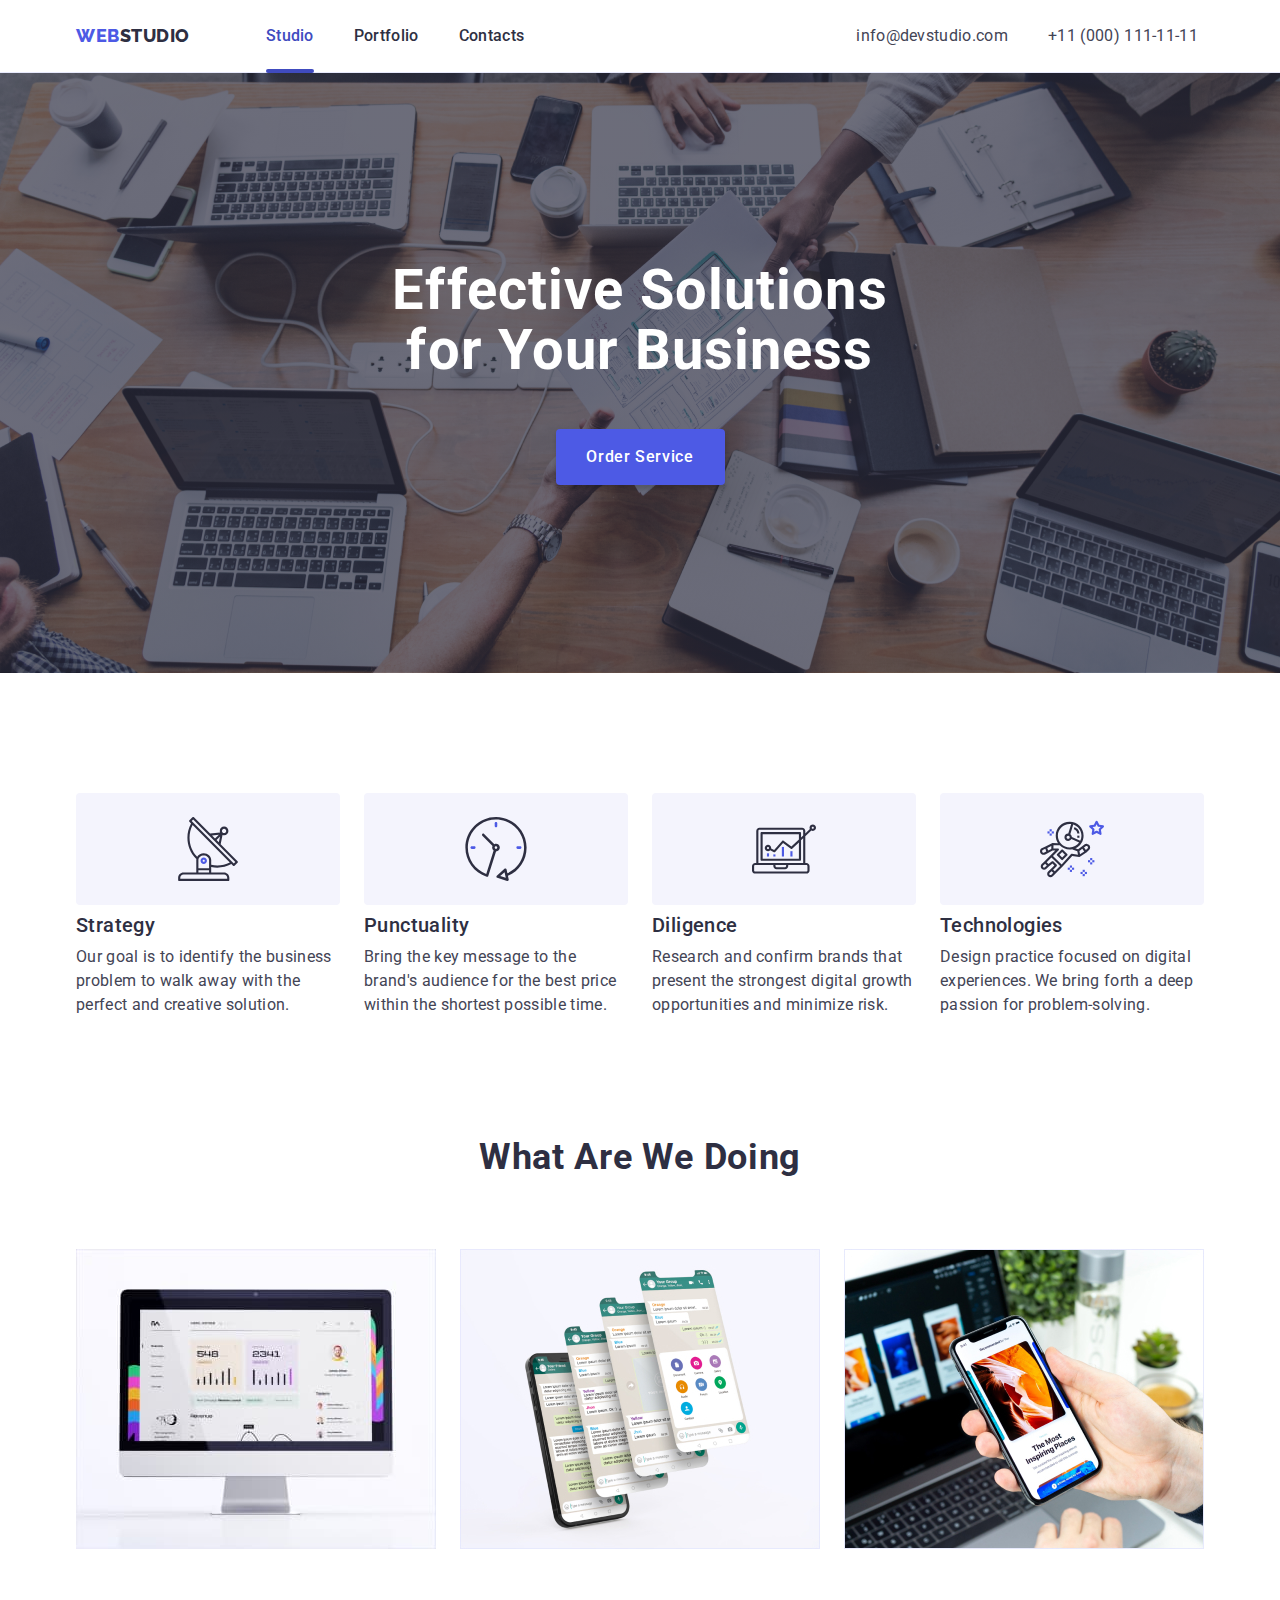
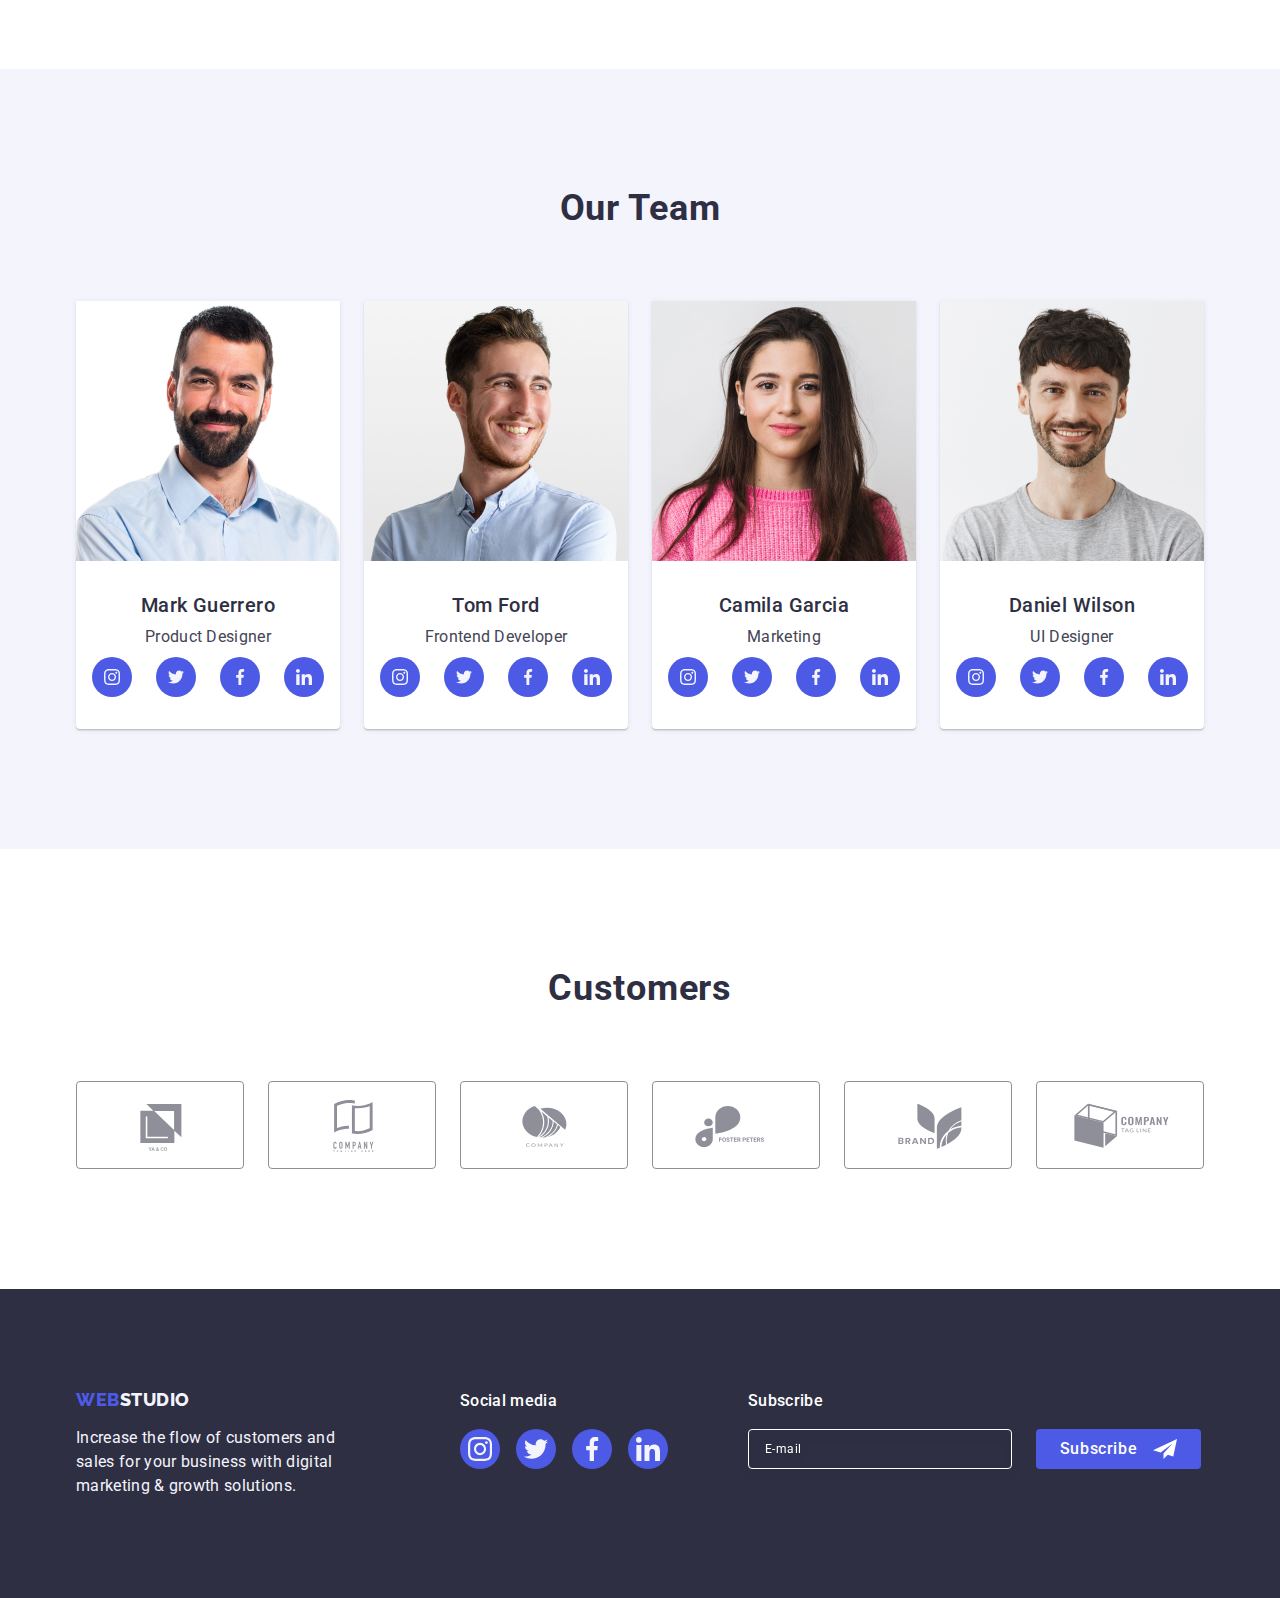
<file: index.html>
<!DOCTYPE html>
<html lang="en">
  <head>
    <meta charset="UTF-8" />
    <meta http-equiv="X-UA-Compatible" content="IE=edge" />
    <meta name="viewport" content="width=device-width, initial-scale=1.0" />
    <title>Main Page</title>
    <link rel="preconnect" href="https://fonts.googleapis.com" />
    <link rel="preconnect" href="https://fonts.gstatic.com" crossorigin />
    <link
      href="https://fonts.googleapis.com/css2?family=Roboto:wght@400;500;700&display=swap"
      rel="stylesheet"
    />
    <link
      href="https://fonts.googleapis.com/css2?family=Raleway:wght@800&display=swap"
      rel="stylesheet"
    />
    <link
      rel="stylesheet"
      href="https://cdnjs.cloudflare.com/ajax/libs/modern-normalize/1.1.0/modern-normalize.min.css"
    />
    <link rel="stylesheet" href="./css/styles.css" />
  </head>
  <body>
    <!-- ====================HEADER==================== -->
    <header class="page-header">
      <div class="container container-header">
        <nav class="page-nav">
          <a class="link logo-web" href="./index.html"
            >Web<span class="logo-studio">Studio</span></a
          >
          <ul class="list list-flex-header">
            <li class="menu-item">
              <a class="link menu-link menu-link-after" href="./index.html"
                >Studio</a
              >
            </li>
            <li class="menu-item">
              <a class="link menu-link" href="./portfolio.html">Portfolio</a>
            </li>
            <li class="menu-item">
              <a class="link menu-link" href="">Contacts</a>
            </li>
          </ul>
        </nav>

        <address class="contacts-address">
          <ul class="list list-flex-header">
            <li class="contacts-item">
              <a class="link contact-link" href="mailto:info@devstudio.com"
                >info@devstudio.com</a
              >
            </li>
            <li class="contacts-item">
              <a class="link contact-link" href="tel:+110001111111"
                >+11 (000) 111-11-11</a
              >
            </li>
          </ul>
        </address>
      </div>
    </header>

    <!-- ====================MAIN==================== -->
    <main class="main-page">
      <!-- ====================Section one==================== -->
      <section class="section-one">
        <div class="container cont-sec-one">
          <h1 class="section-header">Effective Solutions for Your Business</h1>

          <button type="button" class="section-one-button" data-modal-open>
            Order Service
          </button>
        </div>
      </section>

      <!-- ====================Section two==================== -->
      <section class="section-two">
        <div class="container">
          <h2 class="visually-hidden">Features</h2>

          <ul class="list list-flex-features">
            <li class="sec-two-list">
              <div class="background-icon-sec-two">
                <svg class="sec-two-icon" width="64" height="64">
                  <use href="./images/icons.svg#icon-antenna"></use>
                </svg>
              </div>
              <h3 class="list-sec-two">Strategy</h3>
              <p class="par-sec-two">
                Our goal is to identify the business problem to walk away with
                the perfect and creative solution.
              </p>
            </li>
            <li class="sec-two-list">
              <div class="background-icon-sec-two">
                <svg class="sec-two-icon" width="64" height="64">
                  <use href="./images/icons.svg#icon-clock"></use>
                </svg>
              </div>
              <h3 class="list-sec-two">Punctuality</h3>
              <p class="par-sec-two">
                Bring the key message to the brand's audience for the best price
                within the shortest possible time.
              </p>
            </li>
            <li class="sec-two-list">
              <div class="background-icon-sec-two">
                <svg class="sec-two-icon" width="64" height="64">
                  <use href="./images/icons.svg#icon-diagram"></use>
                </svg>
              </div>
              <h3 class="list-sec-two">Diligence</h3>
              <p class="par-sec-two">
                Research and confirm brands that present the strongest digital
                growth opportunities and minimize risk.
              </p>
            </li>
            <li class="sec-two-list">
              <div class="background-icon-sec-two">
                <svg class="sec-two-icon" width="64" height="64">
                  <use href="./images/icons.svg#icon-astronaut"></use>
                </svg>
              </div>
              <h3 class="list-sec-two">Technologies</h3>
              <p class="par-sec-two">
                Design practice focused on digital experiences. We bring forth a
                deep passion for problem-solving.
              </p>
            </li>
          </ul>
        </div>
      </section>

      <!-- ====================Section three==================== -->
      <section class="section-three">
        <div class="container container-sec-three">
          <h2 class="section-three-header">What are we doing</h2>

          <ul class="list list-flex-features">
            <li class="img-flex-features">
              <img
                src="./images/what-are-we-doing/img1.jpg"
                alt="Monitor"
                width="360"
              />
            </li>
            <li class="img-flex-features">
              <img
                src="./images/what-are-we-doing/img2.jpg"
                alt="Screens"
                width="360"
              />
            </li>
            <li class="img-flex-features">
              <img
                src="./images/what-are-we-doing/img3.jpg"
                alt="Smartphone in hand"
                width="360"
              />
            </li>
          </ul>
        </div>
      </section>

      <!-- ====================Section-Four==================== -->
      <section class="section-four">
        <div class="container container-team-list">
          <h2 class="our-team">Our Team</h2>
          <ul class="list image-flex-team">
            <li class="list-item-team">
              <img
                src="./images/our-team/1mark-guerrero.jpg"
                alt="Mark Guerrero"
                width="264"
              />
              <div class="container-team">
                <h3 class="sec-four-team">Mark Guerrero</h3>
                <p class="sec-four-team-spec">Product Designer</p>
                <ul class="list social-list">
                  <li class="social-list-item">
                    <a href="#" class="social-list-link">
                      <svg class="social-list-icon" width="16" height="16">
                        <use href="./images/icons.svg#icon-instagram"></use>
                      </svg>
                    </a>
                  </li>
                  <li class="social-list-item">
                    <a href="#" class="social-list-link">
                      <svg class="social-list-icon" width="16" height="16">
                        <use href="./images/icons.svg#icon-twitter"></use>
                      </svg>
                    </a>
                  </li>
                  <li class="social-list-item">
                    <a href="#" class="social-list-link">
                      <svg class="social-list-icon" width="16" height="16">
                        <use href="./images/icons.svg#icon-facebook"></use>
                      </svg>
                    </a>
                  </li>
                  <li class="social-list-item">
                    <a href="#" class="social-list-link">
                      <svg class="social-list-icon" width="16" height="16">
                        <use href="./images/icons.svg#icon-linkedin"></use>
                      </svg>
                    </a>
                  </li>
                </ul>
              </div>
            </li>
            <li class="list-item-team">
              <img
                src="./images/our-team/2tom-ford.jpg"
                alt="Tom Ford"
                width="264"
              />
              <div class="container-team">
                <h3 class="sec-four-team">Tom Ford</h3>
                <p class="sec-four-team-spec">Frontend Developer</p>
                <ul class="list social-list">
                  <li class="social-list-item">
                    <a href="#" class="social-list-link">
                      <svg class="social-list-icon" width="16" height="16">
                        <use href="./images/icons.svg#icon-instagram"></use>
                      </svg>
                    </a>
                  </li>
                  <li>
                    <a href="#" class="social-list-link">
                      <svg class="social-list-icon" width="16" height="16">
                        <use href="./images/icons.svg#icon-twitter"></use>
                      </svg>
                    </a>
                  </li>
                  <li>
                    <a href="#" class="social-list-link">
                      <svg class="social-list-icon" width="16" height="16">
                        <use href="./images/icons.svg#icon-facebook"></use>
                      </svg>
                    </a>
                  </li>
                  <li>
                    <a href="#" class="social-list-link">
                      <svg class="social-list-icon" width="16" height="16">
                        <use href="./images/icons.svg#icon-linkedin"></use>
                      </svg>
                    </a>
                  </li>
                </ul>
              </div>
            </li>
            <li class="list-item-team">
              <img
                src="./images/our-team/3camila-garcia.jpg"
                alt="Camila Garcia"
                width="264"
              />
              <div class="container-team">
                <h3 class="sec-four-team">Camila Garcia</h3>
                <p class="sec-four-team-spec">Marketing</p>
                <ul class="list social-list">
                  <li class="social-list-item">
                    <a href="#" class="social-list-link">
                      <svg class="social-list-icon" width="16" height="16">
                        <use href="./images/icons.svg#icon-instagram"></use>
                      </svg>
                    </a>
                  </li>
                  <li>
                    <a href="#" class="social-list-link">
                      <svg class="social-list-icon" width="16" height="16">
                        <use href="./images/icons.svg#icon-twitter"></use>
                      </svg>
                    </a>
                  </li>
                  <li>
                    <a href="#" class="social-list-link">
                      <svg class="social-list-icon" width="16" height="16">
                        <use href="./images/icons.svg#icon-facebook"></use>
                      </svg>
                    </a>
                  </li>
                  <li>
                    <a href="#" class="social-list-link">
                      <svg class="social-list-icon" width="16" height="16">
                        <use href="./images/icons.svg#icon-linkedin"></use>
                      </svg>
                    </a>
                  </li>
                </ul>
              </div>
            </li>
            <li class="list-item-team">
              <img
                src="./images/our-team/4daniel-wilson.jpg"
                alt="Daniel Wilson"
                width="264"
              />
              <div class="container-team">
                <h3 class="sec-four-team">Daniel Wilson</h3>
                <p class="sec-four-team-spec">UI Designer</p>
                <ul class="list social-list">
                  <li class="social-list-item">
                    <a href="#" class="social-list-link">
                      <svg class="social-list-icon" width="16" height="16">
                        <use href="./images/icons.svg#icon-instagram"></use>
                      </svg>
                    </a>
                  </li>
                  <li>
                    <a href="#" class="social-list-link">
                      <svg class="social-list-icon" width="16" height="16">
                        <use href="./images/icons.svg#icon-twitter"></use>
                      </svg>
                    </a>
                  </li>
                  <li>
                    <a href="#" class="social-list-link">
                      <svg class="social-list-icon" width="16" height="16">
                        <use href="./images/icons.svg#icon-facebook"></use>
                      </svg>
                    </a>
                  </li>
                  <li>
                    <a href="#" class="social-list-link">
                      <svg class="social-list-icon" width="16" height="16">
                        <use href="./images/icons.svg#icon-linkedin"></use>
                      </svg>
                    </a>
                  </li>
                </ul>
              </div>
            </li>
          </ul>
        </div>
      </section>

      <!--====================Section five==================== -->
      <section class="section-five">
        <div class="container">
          <h2 class="customers">Customers</h2>
          <ul class="list list-customers">
            <li class="list-customers-item">
              <a href="#" class="link link-customers">
                <svg class="link-customers-icon" width="104" height="56">
                  <use href="./images/icons.svg#icon-logo-1"></use>
                </svg>
              </a>
            </li>
            <li class="list-customers-item">
              <a href="#" class="link link-customers">
                <svg class="link-customers-icon" width="104" height="56">
                  <use href="./images/icons.svg#icon-logo-2"></use>
                </svg>
              </a>
            </li>
            <li class="list-customers-item">
              <a href="#" class="link link-customers">
                <svg class="link-customers-icon" width="104" height="56">
                  <use href="./images/icons.svg#icon-logo-3"></use>
                </svg>
              </a>
            </li>
            <li class="list-customers-item">
              <a href="#" class="link link-customers">
                <svg class="link-customers-icon" width="104" height="56">
                  <use href="./images/icons.svg#icon-logo-4"></use>
                </svg>
              </a>
            </li>
            <li class="list-customers-item">
              <a href="#" class="link link-customers">
                <svg class="link-customers-icon" width="104" height="56">
                  <use href="./images/icons.svg#icon-logo-5"></use>
                </svg>
              </a>
            </li>
            <li class="list-customers-item">
              <a href="#" class="link link-customers">
                <svg class="link-customers-icon" width="104" height="56">
                  <use href="./images/icons.svg#icon-logo-6"></use>
                </svg>
              </a>
            </li>
          </ul>
        </div>
      </section>
    </main>

    <!-- ====================FOOTER==================== -->
    <footer class="page-footer">
      <div class="container container-footer">
        <div class="logo-text-footer">
          <a href="./index.html" class="logo-web-footer link"
            >Web<span class="footer-studio">Studio</span></a
          >
          <p class="footer-text">
            Increase the flow of customers and sales for your business with
            digital marketing & growth solutions.
          </p>
        </div>
        <div class="footer-social">
          <p class="footer-social-media">Social media</p>
          <ul class="list footer-social-media-list">
            <li class="footer-social-media-item">
              <a href="" class="footer-social-media-link">
                <svg class="footer-social-media-icon" width="24" height="24">
                  <use href="./images/icons.svg#icon-instagram"></use>
                </svg>
              </a>
            </li>
            <li class="footer-social-media-item">
              <a href="" class="footer-social-media-link">
                <svg class="footer-social-media-icon" width="24" height="24">
                  <use href="./images/icons.svg#icon-twitter"></use>
                </svg>
              </a>
            </li>
            <li class="footer-social-media-item">
              <a href="" class="footer-social-media-link">
                <svg class="footer-social-media-icon" width="24" height="24">
                  <use href="./images/icons.svg#icon-facebook"></use>
                </svg>
              </a>
            </li>
            <li class="footer-social-media-item">
              <a href="" class="footer-social-media-link">
                <svg class="footer-social-media-icon" width="24" height="24">
                  <use href="./images/icons.svg#icon-linkedin"></use>
                </svg>
              </a>
            </li>
          </ul>
        </div>
        <div class="subscribe">
          <p class="subscribe-text">Subscribe</p>
          <form class="subscribe-form">
            <label class="footer-lable">
              <input
                type="email"
                class="contact-form-input-subscribe"
                name="user-email"
                placeholder="E-mail"
                pattern="[a-z0-9._%+-]+@[a-z0-9.-]+\.[a-z]{2,4}$"
              />
            </label>
            <button class="subscribe-button" type="submit">
              Subscribe<svg class="subscribe-icon" width="24" height="24">
                <use href="./images/icons.svg#icon-subscribe"></use>
              </svg>
            </button>
          </form>
        </div>
      </div>
    </footer>

    <!-- ====================MODAL==================== -->
    <div class="backdrop is-hidden" data-modal>
      <div class="modal">
        <button type="button" class="modal-close-button" data-modal-close>
          <svg class="modal-close-icon" width="8" height="8">
            <use href="./images/icons.svg#icon-close-button"></use>
          </svg>
        </button>
        <p class="label-text">Leave your contacts and we will call you back</p>
        <form class="modal-form">
          <div class="container-field">
            <label class="contact-form-field" for="user-name">Name</label>
            <div class="container-input">
              <input
                class="input-item"
                type="text"
                id="user-name"
                name="user-name"
              />
              <svg class="input-icon" width="18" height="24">
                <use
                  class="icon-item"
                  href="./images/icons.svg#icon-user"
                ></use>
              </svg>
            </div>
          </div>
          <div class="container-field">
            <label class="contact-form-field" for="user-phone">Phone</label>
            <div class="container-input">
              <input
                class="input-item"
                type="text"
                id="user-phone"
                name="user-phone"
              />
              <svg class="input-icon" width="18" height="24">
                <use href="./images/icons.svg#icon-phone"></use>
              </svg>
            </div>
          </div>
          <div class="container-field">
            <label class="contact-form-field" for="user-email">Email</label>
            <div class="container-input">
              <input
                class="input-item"
                type="text"
                id="user-email"
                name="icon-email"
              />
              <svg class="input-icon" width="18" height="24">
                <use href="./images/icons.svg#icon-email"></use>
              </svg>
            </div>
          </div>
          <div class="container-comment">
            <label class="contact-form-field" for="user-comment">Comment</label>
            <textarea
              class="comment-item"
              name="user-comment"
              id="user-comment"
              cols="30"
              rows="10"
              placeholder="Text input"
            ></textarea>
          </div>
          <div class="container-checkbox">
            <input
              class="visually-hidden checkbox-item"
              id="user-privacy"
              type="checkbox"
              value="true"
              name="user-privacy"
            />
            <label class="privacy-policy" for="user-privacy"
              ><span class="checkbox-border"
                ><svg class="checkbox-icon" width="10" height="8">
                  <use
                    href="./images/icons.svg#icon-checkmark"
                  ></use></svg></span
              >I accept the terms and conditions of the
              <a class="privacy-policy-link" href="#">Privacy Policy</a></label
            >
          </div>
          <button class="send" type="submit">Send</button>
        </form>
      </div>
    </div>
    <script src="./js/modal.js"></script>
  </body>
</html>
</file>
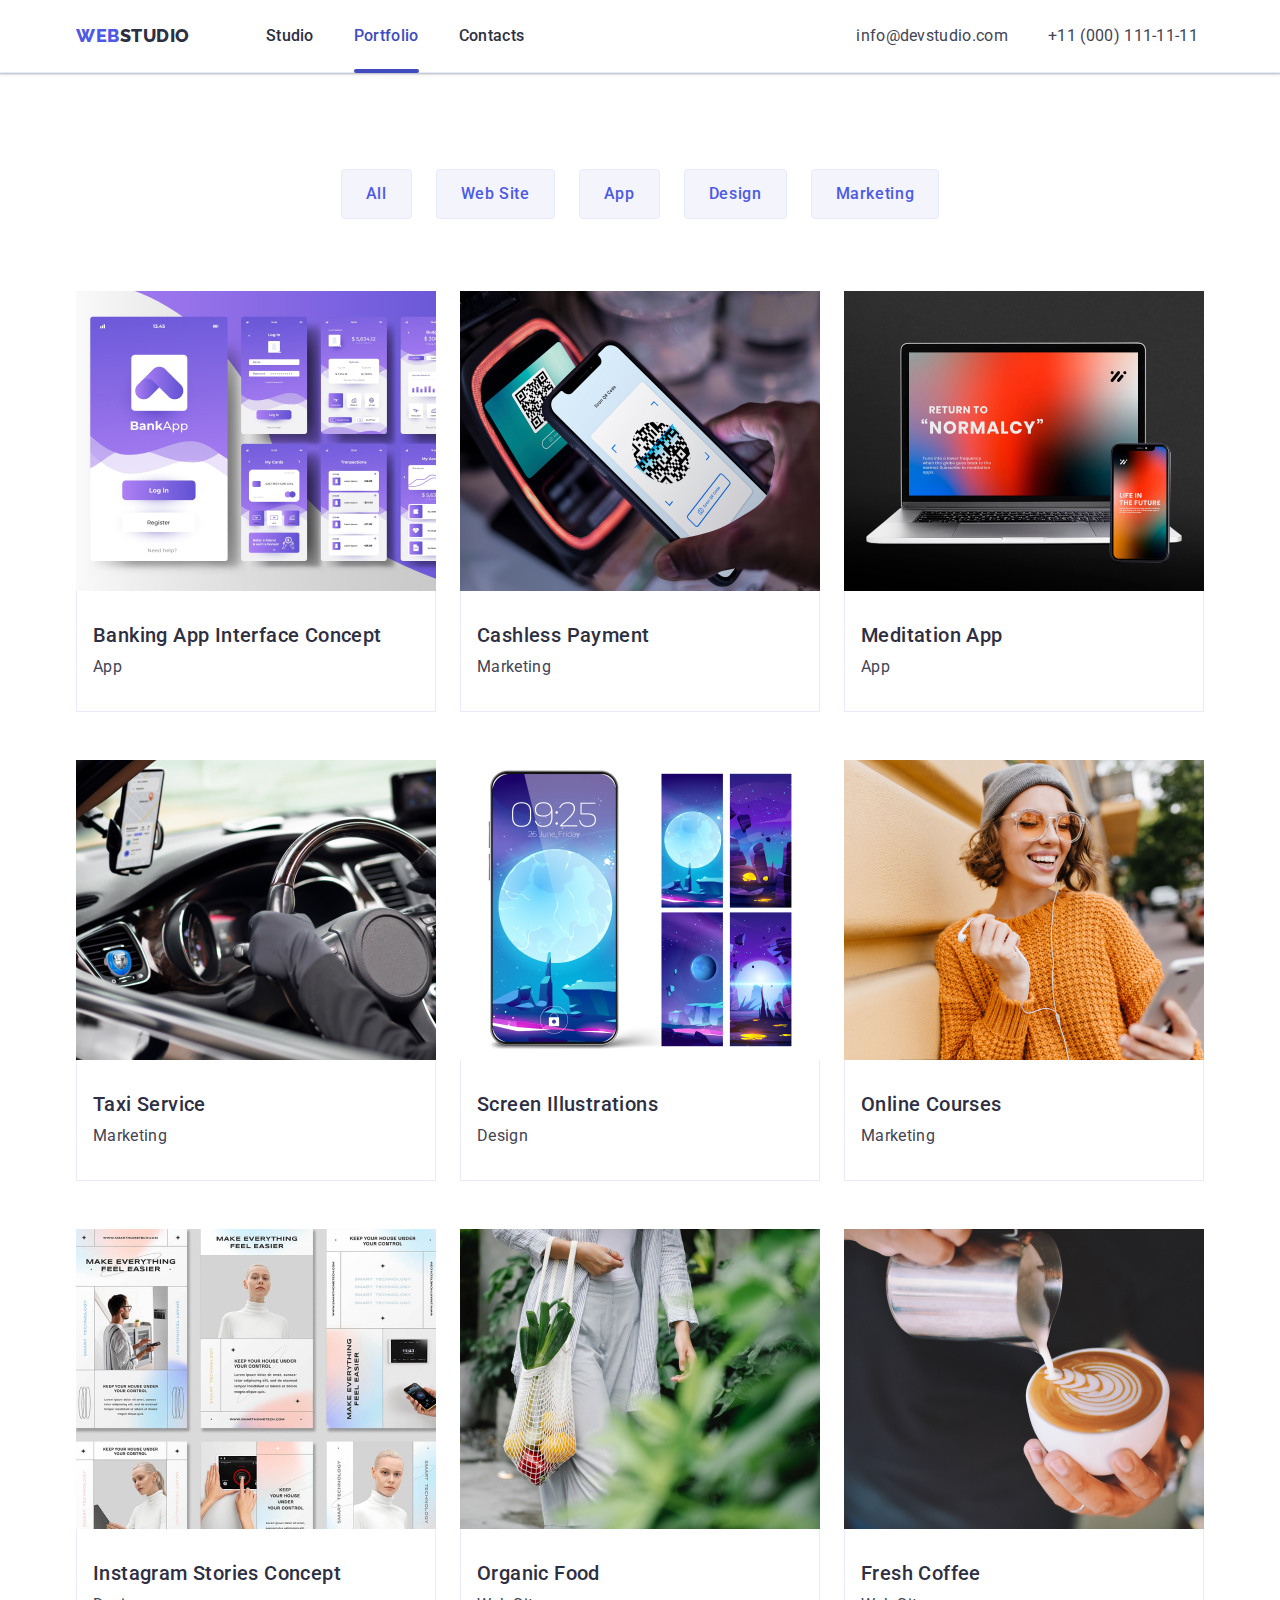
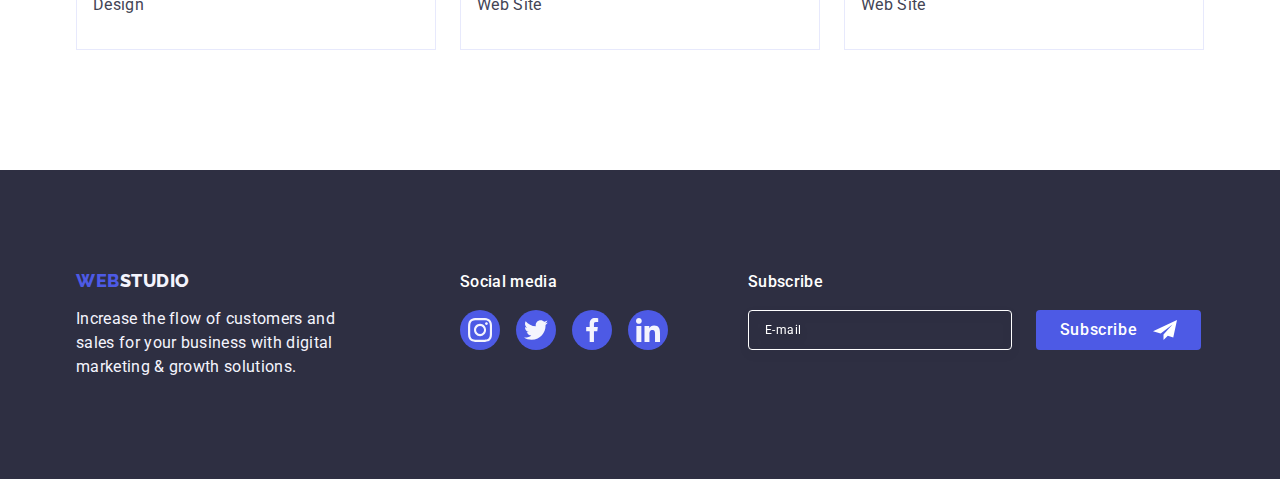
<file: portfolio.html>
<!DOCTYPE html>
<html lang="en">
  <head>
    <meta charset="UTF-8" />
    <meta http-equiv="X-UA-Compatible" content="IE=edge" />
    <meta name="viewport" content="width=device-width, initial-scale=1.0" />
    <title>Portfolio</title>
    <link rel="preconnect" href="https://fonts.googleapis.com" />
    <link rel="preconnect" href="https://fonts.gstatic.com" crossorigin />
    <link
      href="https://fonts.googleapis.com/css2?family=Roboto:wght@400;500;700&display=swap"
      rel="stylesheet"
    />
    <link
      href="https://fonts.googleapis.com/css2?family=Raleway:wght@800&display=swap"
      rel="stylesheet"
    />
    <link
      rel="stylesheet"
      href="https://cdnjs.cloudflare.com/ajax/libs/modern-normalize/1.1.0/modern-normalize.min.css"
    />
    <link rel="stylesheet" href="./css/styles.css" />
  </head>
  <body>
    <!-- ====================HEADER==================== -->
    <header class="page-header">
      <div class="container container-header">
        <nav class="page-nav">
          <a class="link logo-web" href="./index.html"
            >Web<span class="logo-studio">Studio</span></a
          >
          <ul class="list list-flex-header">
            <li class="menu-item">
              <a class="link menu-link" href="./index.html">Studio</a>
            </li>
            <li class="menu-item">
              <a class="link menu-link menu-link-after" href="./portfolio.html"
                >Portfolio</a
              >
            </li>
            <li class="menu-item">
              <a class="link menu-link" href="">Contacts</a>
            </li>
          </ul>
        </nav>

        <address class="contacts-address">
          <ul class="list list-flex-header">
            <li class="contacts-item">
              <a class="link contact-link" href="mailto:info@devstudio.com"
                >info@devstudio.com</a
              >
            </li>
            <li class="contacts-item">
              <a class="link contact-link" href="tel:+110001111111"
                >+11 (000) 111-11-11</a
              >
            </li>
          </ul>
        </address>
      </div>
    </header>

    <!-- ====================MAIN==================== -->
    <main>
      <section class="sec-port">
        <div class="container container-port">
          <h1 class="visually-hidden">Portfolio</h1>
          <ul class="list list-button">
            <li>
              <button type="button" class="button-item">All</button>
            </li>
            <li>
              <button type="button" class="button-item">Web Site</button>
            </li>
            <li>
              <button type="button" class="button-item">App</button>
            </li>
            <li>
              <button type="button" class="button-item">Design</button>
            </li>
            <li>
              <button type="button" class="button-item">Marketing</button>
            </li>
          </ul>
          <ul class="list img-list-portfolio">
            <li class="img-list-port-item">
              <a href="#" class="link portfoliio-link">
                <div class="employees-list-img-wrapper">
                  <img
                    src="./images/portfolio/1banking-app-interface-concept.jpg"
                    alt="Banking App Interface Concept"
                  />
                  <p class="overlay">
                    14 Stylish and User-Friendly App Design Concepts · Task
                    Manager App · Calorie Tracker App · Exotic Fruit Ecommerce
                    App · Cloud Storage App
                  </p>
                </div>
                <div class="container-img-port">
                  <h2 class="port-item">Banking App Interface Concept</h2>
                  <p class="port-par">App</p>
                </div>
              </a>
            </li>

            <li class="img-list-port-item">
              <a href="#" class="link portfoliio-link">
                <div class="employees-list-img-wrapper">
                  <img
                    src="./images/portfolio/2cashless-payment.jpg"
                    alt="Cashless Payment"
                  />
                  <p class="overlay">
                    14 Stylish and User-Friendly App Design Concepts · Task
                    Manager App · Calorie Tracker App · Exotic Fruit Ecommerce
                    App · Cloud Storage App
                  </p>
                </div>
                <div class="container-img-port">
                  <h2 class="port-item">Cashless Payment</h2>
                  <p class="port-par">Marketing</p>
                </div>
              </a>
            </li>

            <li class="img-list-port-item">
              <a href="#" class="link portfoliio-link">
                <div class="employees-list-img-wrapper">
                  <img
                    src="./images/portfolio/3meditation-app.jpg"
                    alt="Meditation App"
                  />
                  <p class="overlay">
                    14 Stylish and User-Friendly App Design Concepts · Task
                    Manager App · Calorie Tracker App · Exotic Fruit Ecommerce
                    App · Cloud Storage App
                  </p>
                </div>
                <div class="container-img-port">
                  <h2 class="port-item">Meditation App</h2>
                  <p class="port-par">App</p>
                </div>
              </a>
            </li>

            <li class="img-list-port-item">
              <a href="#" class="link portfoliio-link">
                <div class="employees-list-img-wrapper">
                  <img
                    src="./images/portfolio/4taxi-service.jpg"
                    alt="Taxi Service"
                  />
                  <p class="overlay">
                    14 Stylish and User-Friendly App Design Concepts · Task
                    Manager App · Calorie Tracker App · Exotic Fruit Ecommerce
                    App · Cloud Storage App
                  </p>
                </div>
                <div class="container-img-port">
                  <h2 class="port-item">Taxi Service</h2>
                  <p class="port-par">Marketing</p>
                </div>
              </a>
            </li>

            <li class="img-list-port-item">
              <a href="#" class="link portfoliio-link">
                <div class="employees-list-img-wrapper">
                  <img
                    src="./images/portfolio/5screen-illustrations.jpg"
                    alt="Screen Illustrations"
                  />
                  <p class="overlay">
                    14 Stylish and User-Friendly App Design Concepts · Task
                    Manager App · Calorie Tracker App · Exotic Fruit Ecommerce
                    App · Cloud Storage App
                  </p>
                </div>
                <div class="container-img-port">
                  <h2 class="port-item">Screen Illustrations</h2>
                  <p class="port-par">Design</p>
                </div>
              </a>
            </li>

            <li class="img-list-port-item">
              <a href="#" class="link portfoliio-link">
                <div class="employees-list-img-wrapper">
                  <img
                    src="./images/portfolio/6online-courses.jpg"
                    alt="Online Courses"
                  />
                  <p class="overlay">
                    14 Stylish and User-Friendly App Design Concepts · Task
                    Manager App · Calorie Tracker App · Exotic Fruit Ecommerce
                    App · Cloud Storage App
                  </p>
                </div>
                <div class="container-img-port">
                  <h2 class="port-item">Online Courses</h2>
                  <p class="port-par">Marketing</p>
                </div>
              </a>
            </li>

            <li class="img-list-port-item">
              <a href="#" class="link portfoliio-link">
                <div class="employees-list-img-wrapper">
                  <img
                    src="./images/portfolio/7instagram-stories-concept.jpg"
                    alt="Instagram Stories Concept"
                  />
                  <p class="overlay">
                    14 Stylish and User-Friendly App Design Concepts · Task
                    Manager App · Calorie Tracker App · Exotic Fruit Ecommerce
                    App · Cloud Storage App
                  </p>
                </div>
                <div class="container-img-port">
                  <h2 class="port-item">Instagram Stories Concept</h2>
                  <p class="port-par">Design</p>
                </div>
              </a>
            </li>

            <li class="img-list-port-item">
              <a href="#" class="link portfoliio-link">
                <div class="employees-list-img-wrapper">
                  <img
                    src="./images/portfolio/8organic-food.jpg"
                    alt="Organic Food"
                  />
                  <p class="overlay">
                    14 Stylish and User-Friendly App Design Concepts · Task
                    Manager App · Calorie Tracker App · Exotic Fruit Ecommerce
                    App · Cloud Storage App
                  </p>
                </div>
                <div class="container-img-port">
                  <h2 class="port-item">Organic Food</h2>
                  <p class="port-par">Web Site</p>
                </div>
              </a>
            </li>

            <li class="img-list-port-item">
              <a href="#" class="link portfoliio-link">
                <div class="employees-list-img-wrapper">
                  <img
                    src="./images/portfolio/9fresh-coffee.jpg"
                    alt="Fresh Coffee"
                  />
                  <p class="overlay">
                    14 Stylish and User-Friendly App Design Concepts · Task
                    Manager App · Calorie Tracker App · Exotic Fruit Ecommerce
                    App · Cloud Storage App
                  </p>
                </div>
                <div class="container-img-port">
                  <h2 class="port-item">Fresh Coffee</h2>
                  <p class="port-par">Web Site</p>
                </div>
              </a>
            </li>
          </ul>
        </div>
      </section>
    </main>

    <!-- ====================FOOTER==================== -->
    <footer class="page-footer">
      <div class="container container-footer">
        <div class="logo-text-footer">
          <a href="./index.html" class="logo-web-footer link"
            >Web<span class="footer-studio">Studio</span></a
          >
          <p class="footer-text">
            Increase the flow of customers and sales for your business with
            digital marketing & growth solutions.
          </p>
        </div>
        <div class="footer-social">
          <p class="footer-social-media">Social media</p>
          <ul class="list footer-social-media-list">
            <li class="footer-social-media-item">
              <a href="" class="footer-social-media-link">
                <svg class="footer-social-media-icon" width="24" height="24">
                  <use href="./images/icons.svg#icon-instagram"></use>
                </svg>
              </a>
            </li>
            <li class="footer-social-media-item">
              <a href="" class="footer-social-media-link">
                <svg class="footer-social-media-icon" width="24" height="24">
                  <use href="./images/icons.svg#icon-twitter"></use>
                </svg>
              </a>
            </li>
            <li class="footer-social-media-item">
              <a href="" class="footer-social-media-link">
                <svg class="footer-social-media-icon" width="24" height="24">
                  <use href="./images/icons.svg#icon-facebook"></use>
                </svg>
              </a>
            </li>
            <li class="footer-social-media-item">
              <a href="" class="footer-social-media-link">
                <svg class="footer-social-media-icon" width="24" height="24">
                  <use href="./images/icons.svg#icon-linkedin"></use>
                </svg>
              </a>
            </li>
          </ul>
        </div>
        <div class="subscribe">
          <p class="subscribe-text">Subscribe</p>
          <form class="subscribe-form">
            <label class="footer-lable">
              <input
                type="email"
                class="contact-form-input-subscribe"
                name="user-email"
                placeholder="E-mail"
                pattern="[a-z0-9._%+-]+@[a-z0-9.-]+\.[a-z]{2,4}$"
              />
            </label>
            <button class="subscribe-button" type="submit">
              Subscribe<svg class="subscribe-icon" width="24" height="24">
                <use href="./images/icons.svg#icon-subscribe"></use>
              </svg>
            </button>
          </form>
        </div>
      </div>
    </footer>
  </body>
</html>
</file>
<file: css/styles.css>
:root {
  --color-background: #ffffff;
  --color-fonts: #434455;
  --color-link-background: #2e2f42;
  --color-hover: #404bbf;
  --button-logo-color: #4d5ae5;
  --background-color-button: #f4f4fd;
  --customers-icon: #8e8f99;
  --footer-hover: #31d0aa;
  --transition-hover: 250ms cubic-bezier(0.4, 0, 0.2, 1);
}

body {
  background-color: var(--color-background);
  font-family: 'Roboto', sans-serif;
  color: var(--color-fonts);
}

button {
  cursor: pointer;
}

.list {
  list-style: none;
}

.link {
  text-decoration: none;
}

h1,
h2,
h3,
p {
  margin-top: 0;
  margin-bottom: 0;
}

ul,
ol {
  margin-top: 0;
  margin-bottom: 0;
  padding-left: 0;
}

img {
  display: block;
}

.container {
  width: 1158px;
  margin: 0 auto;
  padding: 0 15px;
}

input[type="email"]::-webkit-input-placeholder {
  color: var(--color-background);
}

/*====================HEADER====================*/
.page-header {
  border-bottom: 1px solid #e7e9fc;
  box-shadow: 0px 2px 1px rgba(46, 47, 66, 0.08),
    0px 1px 1px rgba(46, 47, 66, 0.16), 0px 1px 6px rgba(46, 47, 66, 0.08);
}

.container-header {
  align-items: center;
  display: flex;
}

.page-nav {
  display: flex;
  align-items: center;
}

.logo-web {
  font-family: 'Raleway', sans-serif;
  font-weight: 800;
  font-size: 18px;
  line-height: 1.17;
  letter-spacing: 0.03em;
  text-transform: uppercase;
  margin-right: 76px;
  color: var(--button-logo-color);
}

.logo-studio {
  color: var(--color-link-background);
}

.list-flex-header {
  display: flex;
  gap: 40px;
}

.menu-item {
  position: relative;
}

.menu-link {
  position: relative;
  font-weight: 500;
  font-size: 16px;
  line-height: 1.5;
  letter-spacing: 0.02em;
  color: var(--color-link-background);
  padding: 24px 0;
  display: block;
  transition: color var(--transition-hover);
}

.menu-link:hover,
.menu-link:focus {
  color: var(--color-hover);
}

.menu-link-after {
  color: var(--color-hover);
}

.menu-link-after::after {
  content: '';
  display: block;
  position: absolute;
  width: 100%;
  height: 4px;
  left: 0;
  bottom: -1px;
  background-color: var(--color-hover);
  border-radius: 2px;
  transition: color var(--transition-hover);
}

.contacts-address {
  font-style: normal;
  margin-left: 332px;
  align-items: center;
}

.list-flex-header {
  display: flex;
  column-gap: 40px;
}

.contact-link {
  font-size: 16px;
  line-height: 1.5;
  letter-spacing: 0.02em;
  color: var(--color-fonts);
  transition: color var(--transition-hover);
}

.contact-link:hover,
.contact-link:focus {
  color: var(--color-hover);
}

/*====================MAIN====================*/

/*====================Section-one====================*/
.section-one {
  padding: 188px 0;
  background-color: var(--color-link-background);
  background-image: linear-gradient(
      rgba(46, 47, 66, 0.7),
      rgba(46, 47, 66, 0.7)
    ),
    url('../images/background/people-office.jpg');
  background-repeat: no-repeat;
  background-position: center;
  background-size: cover;
  max-width: 1440px;
  margin-right: auto;
  margin-left: auto;
}

.cont-sec-one {
  display: block;
}

.section-header {
  font-weight: 700;
  font-size: 56px;
  line-height: 1.07;
  text-align: center;
  letter-spacing: 0.02em;
  color: var(--color-background);
  max-width: 496px;
  margin-left: auto;
  margin-right: auto;
}

.section-one-button {
  font-family: 'Roboto', sans-serif;
  font-weight: 500;
  font-size: 16px;
  line-height: 1.5;
  letter-spacing: 0.04em;
  color: var(--color-background);
  background-color: var(--button-logo-color);
  display: block;
  min-width: 169px;
  height: 56px;
  border: none;
  border-radius: 4px;
  margin-top: 48px;
  margin-left: auto;
  margin-right: auto;
  box-shadow: 0px 4px 4px rgba(0, 0, 0, 0.15);
  transition: background-color var(--transition-hover);
}

.section-one-button:hover,
.section-one-button:focus {
  background-color: var(--color-hover);
}

/*====================Section-two====================*/
.section-two {
  padding: 120px 0;
}

.visually-hidden {
  position: absolute;
  width: 1px;
  height: 1px;
  margin: -1px;
  border: 0;
  padding: 0;

  white-space: nowrap;
  clip-path: inset(100%);
  clip: rect(0 0 0 0);
  overflow: hidden;
}

.list-flex-features {
  display: flex;
  gap: 24px;
}

.sec-two-list {
  width: calc((100% - 72px) / 4);
}

.background-icon-sec-two {
  display: flex;
  justify-content: center;
  align-items: center;
  height: 112px;
  background-color: #f4f4fd;
  border-radius: 4px;
  margin-bottom: 8px;
}

.list-sec-two {
  font-weight: 500;
  font-size: 20px;
  line-height: 1.2;
  letter-spacing: 0.02em;
  color: var(--color-link-background);
  margin-bottom: 8px;
}

.par-sec-two {
  font-size: 16px;
  line-height: 1.5;
  letter-spacing: 0.02em;
  color: var(--color-fonts);
}

/*====================Section-three====================*/
.section-three {
  padding-bottom: 120px;
}

.container-sec-three {
  display: block;
}

.section-three-header {
  font-weight: 700;
  font-size: 36px;
  line-height: 1.12;
  text-align: center;
  letter-spacing: 0.02em;
  text-transform: capitalize;
  margin-bottom: 72px;
  color: var(--color-link-background);
}

.list-flex-features {
  display: flex;
  gap: 24px;
}

.img-flex-features {
  width: calc((100% - 48px) / 3);
}

/*====================Section-four====================*/
.section-four {
  background-color: var(--background-color-button);
  padding: 120px 0;
}

.container-team {
  display: block;
  padding: 32px 0;
}

.our-team {
  font-weight: 700;
  font-size: 36px;
  line-height: 1.11;
  letter-spacing: 0.02em;
  text-align: center;
  text-transform: capitalize;
  color: var(--color-link-background);
  margin-bottom: 72px;
}

.image-flex-team {
  display: flex;
  gap: 24px;
}

.list-item-team {
  background-color: var(--color-background);
  width: calc((100% - 72px) / 4);
  box-shadow: 0px 1px 6px rgba(46, 47, 66, 0.08),
    0px 1px 1px rgba(46, 47, 66, 0.16), 0px 2px 1px rgba(46, 47, 66, 0.08);
  border-radius: 0px 0px 4px 4px;
}

.sec-four-team {
  font-weight: 500;
  font-size: 20px;
  line-height: 1.2;
  letter-spacing: 0.02em;
  color: var(--color-link-background);
  text-align: center;
  margin-bottom: 8px;
}

.sec-four-team-spec {
  font-size: 16px;
  line-height: 1.5;
  letter-spacing: 0.02em;
  color: var(--color-fonts);
  text-align: center;
}

.social-list {
  display: flex;
  justify-content: center;
  gap: 24px;
  margin-top: 8px;
}

.social-list-link {
  display: flex;
  justify-content: center;
  align-items: center;
  width: 40px;
  height: 40px;
  border-radius: 50%;
  background-color: #4d5ae5;
  transition: background-color var(--transition-hover);
}

.social-list-link:hover,
.social-list-link:focus {
  background-color: var(--color-hover);
}

.social-list-icon {
  fill: var(--background-color-button);
}

/*====================Section-five====================*/
.section-five {
  padding: 120px 0;
}

.customers {
  font-weight: 700;
  font-size: 36px;
  line-height: 1.1;
  letter-spacing: 0.02em;
  text-align: center;
  color: var(--color-link-background);
  margin-bottom: 72px;
}

.list-customers {
  display: flex;
  gap: 24px;
}

.link-customers {
  display: flex;
  width: 168px;
  height: 88px;
  border: 1px solid #8e8f99;
  border-radius: 4px;
  align-items: center;
  justify-content: center;
  color: var(--customers-icon);
  transition: border-color var(--transition-hover),
    color var(--transition-hover);
}

.link-customers:hover,
.link-customers:focus {
  color: var(--color-hover);
  border-color: var(--color-hover);
}

.link-customers-icon {
  fill: currentColor;
}

/*====================FOOTER====================*/
.page-footer {
  background-color: var(--color-link-background);
  padding: 100px 0;
}

.container-footer {
  display: flex;
  align-items: baseline;
}

.logo-text-footer {
  margin-right: 120px;
}

.logo-web-footer {
  display: inline-block;
  font-family: 'Raleway', sans-serif;
  font-weight: 800;
  font-size: 18px;
  line-height: 1.17;
  letter-spacing: 0.03em;
  text-transform: uppercase;
  margin-bottom: 16px;
  color: var(--button-logo-color);
}

.footer-studio {
  color: var(--background-color-button);
}

.footer-text {
  font-size: 16px;
  line-height: 1.5;
  letter-spacing: 0.02em;
  color: var(--background-color-button);
  max-width: 264px;
}

.footer-social-media {
  font-weight: 500;
  font-size: 16px;
  line-height: 1.5;
  letter-spacing: 0.02em;
  color: var(--color-background);
  margin-bottom: 16px;
}

.footer-social-media-list {
  display: flex;
  gap: 16px;
}

.footer-social-media-item {
  width: 40px;
  height: 40px;
}

.footer-social-media-link {
  display: flex;
  align-items: center;
  justify-content: center;
  background-color: var(--button-logo-color);
  border-radius: 50%;
  width: 100%;
  height: 100%;
  transition: background-color var(--transition-hover);
}

.footer-social-media-link:hover,
.footer-social-media-link:focus {
  background-color: var(--footer-hover);
}

.footer-social-media-icon {
  fill: var(--background-color-button);
}

/*====================MODAL====================*/
.backdrop {
  position: fixed;
  width: 100%;
  height: 100%;
  left: 0px;
  top: 0px;
  background: rgba(46, 47, 66, 0.4);
  margin: auto;
  transition: var(--modal);
  transition: opacity var(--transition-hover),
    visibility var(--transition-hover);
}

.modal {
  position: absolute;
  top: 50%;
  left: 50%;
  padding: 72px 24px 24px 24px;
  transform: translate(-50%, -50%);
  min-height: 584px;
  width: 408px;
  background: #fcfcfc;
  box-shadow: 0px 1px 1px rgba(0, 0, 0, 0.14), 0px 1px 3px rgba(0, 0, 0, 0.12),
    0px 2px 1px rgba(0, 0, 0, 0.2);
  border-radius: 4px;
  transition: transform var(--transition-hover);
}

.modal-close-button {
  position: absolute;
  display: flex;
  top: 24px;
  right: 24px;
  align-items: center;
  justify-content: center;
  padding: 0;
  background-color: #e7e9fc;
  width: 24px;
  height: 24px;
  border: 1px solid rgba(0, 0, 0, 0.1);
  border-radius: 50%;
  transition: background-color var(--transition-hover),
    border var(--transition-hover);
}

.modal-close-button:hover,
.modal-close-button:focus {
  background-color: var(--color-hover);
  border: none;
  fill: #ffffff;
}

.is-hidden {
  opacity: 0;
  visibility: hidden;
  pointer-events: none;
}

.modal-close-icon {
  transition: fill var(--transition-hover);
}

.label-text {
  margin-bottom: 16px;
  font-weight: 500;
  color: var(--color-link-background);
  text-align: center;
  line-height: 1.5;
  letter-spacing: 0.02em;
}

.container-field {
  margin-bottom: 8px;
}

.contact-form-field {
  display: block;
  font-size: 12px;
  line-height: 1.17;
  letter-spacing: 0.04em;
  color: var(--customers-icon);
  margin-bottom: 4px;
}

.container-input {
  position: relative;
}

.input-item {
  width: 100%;
  height: 40px;
  background-color: transparent;
  border: 1px solid rgba(46, 47, 66, 0.4);
  border-radius: 4px;
  padding-left: 38px;
  outline: transparent;
  transition: border-color var(--transition-hover);
}

.input-item:focus {
  border-color: var(--button-logo-color);
}

.input-icon {
  position: absolute;
  left: 16px;
  top: 50%;
  fill: var(--color-link-background);
  transform: translateY(-50%);
  transition: fill var(--transition-hover);
}

.input-item:focus + .input-icon {
  fill: var(--button-logo-color);
}

.container-comment {
  display: block;
  margin-bottom: 16px;
}

.comment-item {
  display: block;
  width: 100%;
  height: 120px;
  font-size: 12px;
  line-height: 1.17;
  letter-spacing: 0.04em;
  color: rgba(46, 47, 66, 0.4);
  border: 1px solid rgba(46, 47, 66, 0.2);
  border-radius: 4px;
  background-color: transparent;
  padding: 8px 16px;
  outline: transparent;
  resize: none;
  transition: border-color var(--transition-hover);
}

.comment-item:focus {
  border-color: var(--button-logo-color);
}

.container-checkbox {
  margin-bottom: 24px;
}

.privacy-policy {
  font-size: 12px;
  line-height: 1.17;
  letter-spacing: 0.04em;
  color: var(--customers-icon);
}

.privacy-text {
  margin-left: 8px;
}

.checkbox-item:checked + .privacy-policy > .checkbox-border {
  background-color: var(--color-hover);
  border: none;
  fill: var(--color-background);
  border-color: var(--color-hover);
}

.checkbox-border {
  display: inline-flex;
  align-items: center;
  justify-content: center;
  margin-right: 8px;
  width: 16px;
  height: 16px;
  border: 1px solid rgba(46, 47, 66, 0.4);
  border-radius: 2px;
  fill: transparent;
  cursor: pointer;
  transition: background-color var(--transition-hover),
    border var(--transition-hover), fill var(--transition-hover);
}

.send {
  display: block;
  margin-left: auto;
  margin-right: auto;
  font-weight: 500;
  line-height: 1.5;
  letter-spacing: 0.04em;
  min-width: 169px;
  height: 56px;
  color: var(--color-background);
  cursor: pointer;
  background-color: var(--button-logo-color);
  border: none;
  border-radius: 4px;
  transition: background-color var(--transition-hover);
}

.privacy-policy-link {
  color: var(--button-logo-color);
}

/* Subscribe */
.subscribe {
  margin-left: 80px;
}

.subscribe-text {
  font-weight: 500;
  margin-bottom: 16px;
  line-height: 1.5;
  letter-spacing: 0.02em;
  color: var(--color-background);
}

.subscribe-form {
  display: flex;
  gap: 24px;
}

.contact-form-input-subscribe {
  width: 264px;
  height: 40px;
  padding-left: 16px;
  font-size: 12px;
  line-height: 1.5;
  letter-spacing: 0.04em;
  background-color: transparent;
  border: 1px solid var(--color-background);
  border-radius: 4px;
  color: var(--color-background);
  filter: drop-shadow(0 4px 4px rgba(0, 0, 0, 0.15));
}

.contact-form-input-subscribe:focus {
  outline: none;
}

.subscribe-button {
  display: flex;
  justify-content: center;
  align-items: center;
  gap: 16px;
  min-width: 165px;
  height: 40px;
  font-weight: 500;
  line-height: 1.5;
  letter-spacing: 0.04em;
  color: var(--color-background);
  background-color: var(--button-logo-color);
  border: none;
  border-radius: 4px;
  transition: background-color var(--transition-hover),
    border var(--transition-hover);
}

.subscribe-button:hover,
.subscribe-button:focus {
  background-color: var(--color-hover);
  border-color: var(--color-hover);
}

/*====================PORTFOLIO====================*/
.sec-port {
  padding: 96px 0 120px;
}

.container-port {
  display: block;
}

.list-button {
  display: flex;
  justify-content: center;
  gap: 24px;
  margin-bottom: 72px;
}

.button-item {
  font-family: 'Roboto', sans-serif;
  font-weight: 500;
  font-size: 16px;
  line-height: 1.5;
  align-items: center;
  text-align: center;
  letter-spacing: 0.04em;
  color: var(--button-logo-color);
  background-color: var(--background-color-button);
  padding: 12px 24px;
  border: 1px solid #e7e9fc;
  border-radius: 4px;
  transition: color 250ms cubic-bezier(0.4, 0, 0.2, 1),
    background-color 250ms cubic-bezier(0.4, 0, 0.2, 1),
    border-color 250ms cubic-bezier(0.4, 0, 0.2, 1),
    box-shadow 250ms cubic-bezier(0.4, 0, 0.2, 1);
}

.button-item:hover,
.button-item:focus {
  color: var(--color-background);
  background-color: var(--color-hover);
  border: 1px solid transparent;
  box-shadow: 0px 3px 1px rgba(0, 0, 0, 0.1), 0px 2px 1px rgba(0, 0, 0, 0.08),
    0px 2px 2px rgba(0, 0, 0, 0.12);
  transform: translate(0%);
}

/*====================Main-Portfolio====================*/
.img-list-portfolio {
  display: flex;
  flex-wrap: wrap;
  column-gap: 24px;
  row-gap: 48px;
}

.img-list-port-item {
  width: calc((100% - 48px) / 3);
}

.portfoliio-link {
  display: block;
  transition: box-shadow var(--transition-hover);
}

.portfoliio-link:hover,
.portfoliio-link:focus {
  box-shadow: 0px 1px 6px rgba(46, 47, 66, 0.08),
    0px 1px 1px rgba(46, 47, 66, 0.16), 0px 2px 1px rgba(46, 47, 66, 0.08);
}

.employees-list-img-wrapper {
  position: relative;
  overflow: hidden;
}

.overlay {
  position: absolute;
  top: 0;
  left: 0;
  width: 100%;
  height: 100%;
  padding: 40px 32px;
  background-color: var(--button-logo-color);
  color: var(--background-color-button);
  font-size: 16px;
  line-height: 1.5;
  letter-spacing: 0.02em;
  overflow: auto;
  transform: translateY(100%);
  transition: transform var(--transition-hover);
}

.portfoliio-link:hover .employees-list-img-wrapper .overlay,
.portfoliio-link:focus .employees-list-img-wrapper .overlay {
  transform: translateY(0%);
  transform: translateY(0%);
}

.container-img-port {
  padding: 32px 16px;
  border: 1px solid #e7e9fc;
  border-top: none;
}

.port-item {
  margin-bottom: 8px;
  font-weight: 500;
  font-size: 20px;
  line-height: 1.2;
  letter-spacing: 0.02em;
  color: var(--color-link-background);
}

.port-par {
  font-size: 16px;
  line-height: 1.5;
  letter-spacing: 0.02em;
  color: var(--color-fonts);
}
</file>
